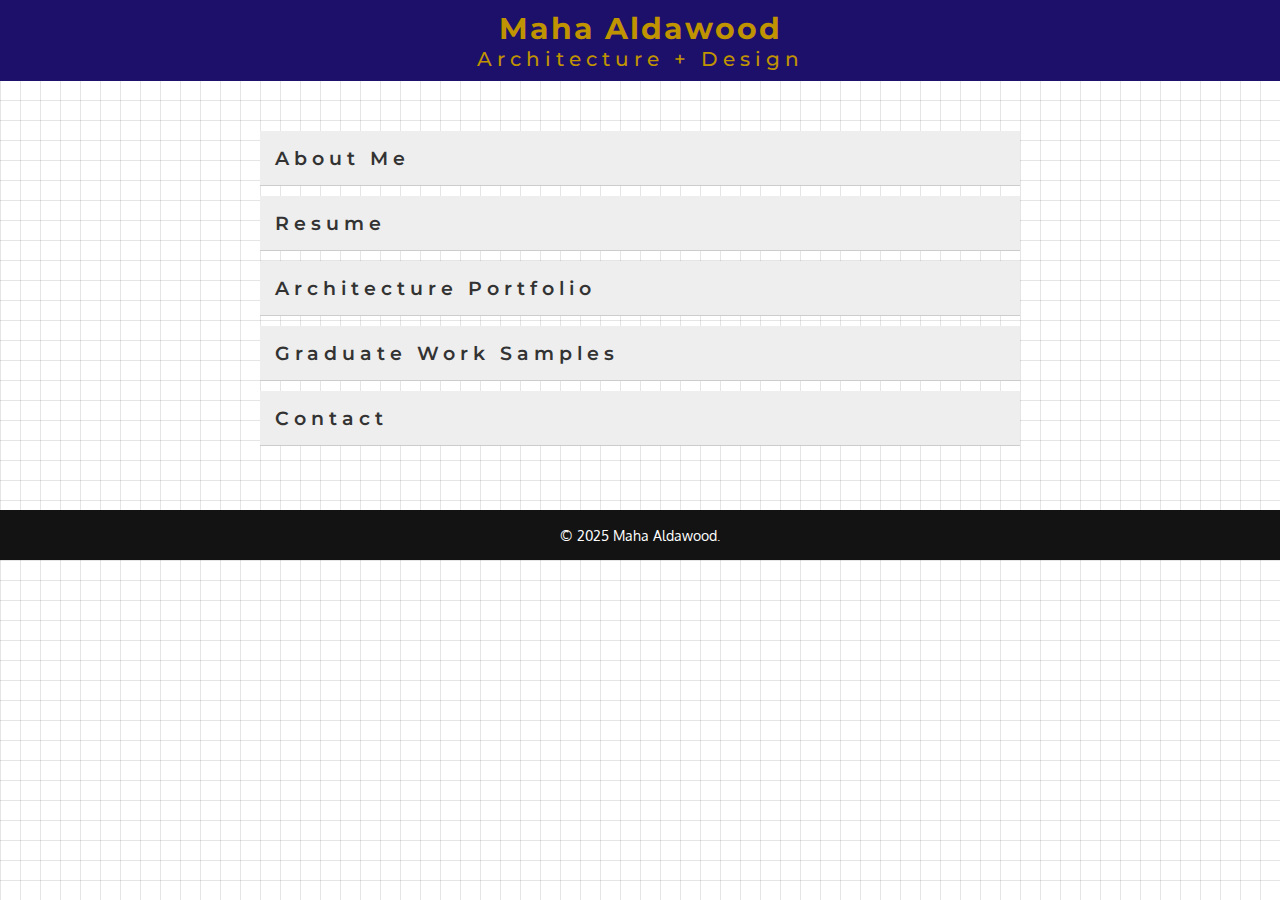
<file: index.html>
<!DOCTYPE html>
<html lang="en">
<head>
  <meta charset="UTF-8" />
  <meta name="viewport" content="width=device-width, initial-scale=1.0"/>
  <title>Maha Aldawood</title>
  <link rel="stylesheet" href="styles.css" />
  
  <link rel="preconnect" href="https://fonts.googleapis.com">
<link rel="preconnect" href="https://fonts.gstatic.com" crossorigin>
<link href="https://fonts.googleapis.com/css2?family=Montserrat:ital,wght@0,100..900;1,100..900&family=Oxygen:wght@300;400;700&family=Roboto:ital,wght@0,100..900;1,100..900&display=swap" rel="stylesheet">


</head>


<body>
  <header>
    <h1>Maha Aldawood</h1>
    <h2>Architecture + Design</h2>
  </header>


  <main>
    <div class="accordion">
      <div class="accordion-item">
        <h2 class="accordion-title" data-target="about">About Me</h2>
        <div class="accordion-content" id="about">
          <p>
            <div class="about-container">
                <img src="files/photo.jpeg" alt="maha" class="about-photo">
                <p class="about-description">
                  New York–based architectural designer and urban planner focused on creating thoughtful, people-centered spaces.
                </p>
              </div>
          </p>
        </div>
      </div>


      
      <div class="accordion-item">
        <h2 class="accordion-title" data-target="resume">Resume</h2>
        <div class="accordion-content" id="resume">
          <div class="about-container">
            <img src="files/resume.jpg" alt="Resume Preview" class="about-photo">
            <div class="about-description">
              <p>Read about my professional experience.</p>
              <p>
                <a href="files/Maha_Aldawood_2025.pdf" target="_blank">View my resume here</a>
              </p>
            </div>
          </div>
        </div>
      </div>
      

      

      <div class="accordion-item">
        <h2 class="accordion-title" data-target="portfolio">Architecture Portfolio</h2>
        <div class="accordion-content" id="portfolio">
        <iframe 
        src="https://online.fliphtml5.com/ashhu/brjo/" 
        width="100%" 
        height="300" 
        frameborder="0" 
        style="border: none;" 
        allowfullscreen="true">
      </iframe>
      

        </div>
      </div>


      


      <div class="accordion-item">
        <h2 class="accordion-title" data-target="work-samples">Graduate Work Samples</h2>
        <div class="accordion-content" id="work-samples">
          <div class="work-samples-grid">
      
            <div class="work-sample-card">
              <a href="https://medium.com/@ma8279/citi-bikes-continued-success-hinges-on-city-support-72cd14928ca1" target="_blank">
                <img src="files/sample1.jpg" alt="Sample 1" class="work-sample-image">
                <h3 class="work-sample-title">Citi Bike Map</h3>
              </a>
            </div>
      
      
            <div class="work-sample-card">
              <a href="https://mahaaldawood9.github.io/final-map/" target="_blank">
                <img src="files/sample2.jpg" alt="Sample 2" class="work-sample-image">
                <h3 class="work-sample-title">NYC Crashes Map</h3>
              </a>
            </div>
      
            
            <div class="work-sample-card">
              <a href="https://medium.com/@ma8279/does-income-influence-the-choice-of-commuting-mode-to-work-5f279c4daaca" target="_blank">
                <img src="files/sample3.jpg" alt="Sample 3" class="work-sample-image">
                <h3 class="work-sample-title">Mode of Transport vs. Income</h3>
              </a>
            </div>
      

            
            <!-- Add more cards as needed -->
      
          </div>
        </div>
      </div>

      
      <div class="accordion-item">
        <h2 class="accordion-title" data-target="contact">Contact</h2>
        <div class="accordion-content" id="contact">
          <p>You can reach me at  
            <a href="mailto:Mahaaaldawood@gmail.com" target="_blank" aria-label="Email">
              MahaAaldawood@gmail.com
            </a>
          </p>
        </div>
      </div>
      

          
          <!-- <div class="social-links">
            <a href="mailto:MahaAaldawood@gmail.com" target="_blank" aria-label="Email">
              <img src="files/email-icon.png" alt="Email Icon" class="social-icon">
            </a>
            <a href="https://www.linkedin.com/in/yourlinkedinusername" target="_blank" aria-label="LinkedIn">
              <img src="files/linkedin-icon.png" alt="LinkedIn Icon" class="social-icon">
            </a> -->
          </div>
        </div>
      </div>
      
      
    </div>
  </main>

  <footer>
    <p>&copy; 2025 Maha Aldawood.</p>
  </footer>

  <script src="scripts.js"></script>
</body>
</html>
</file>
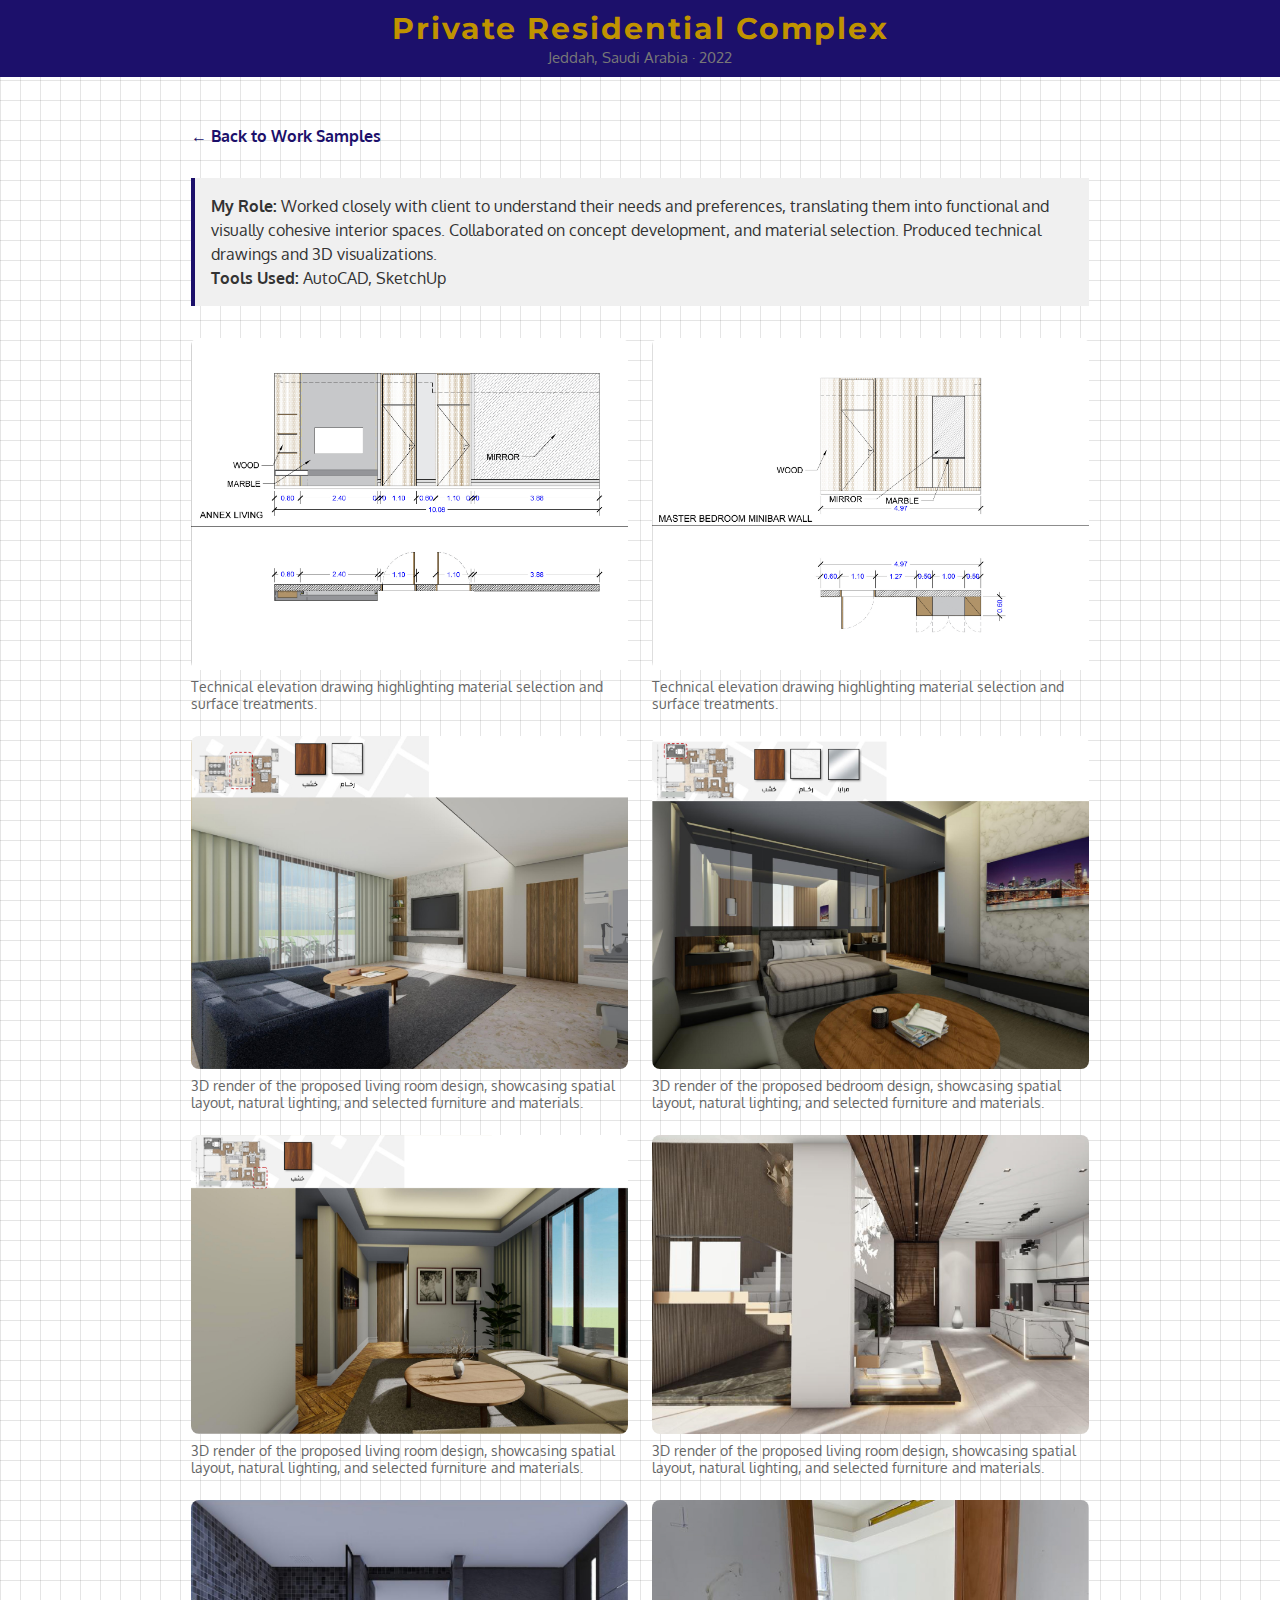
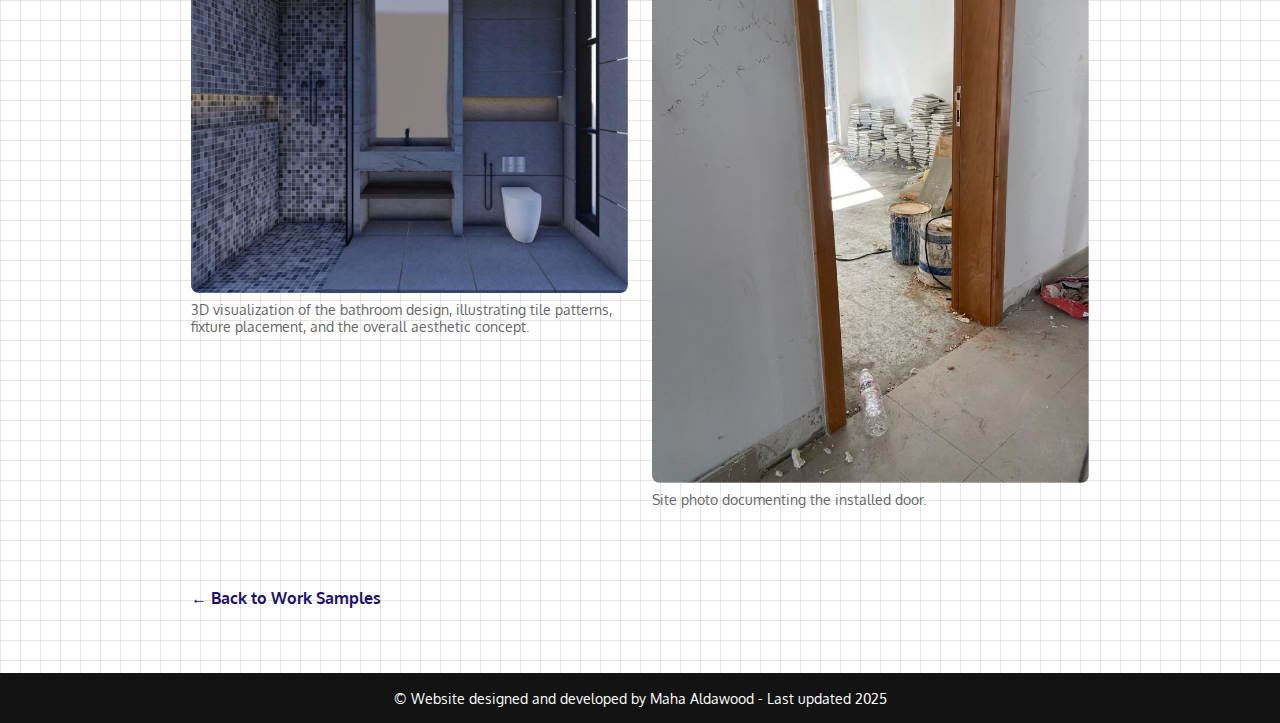
<file: interior.html>
<!DOCTYPE html>
<html lang="en">

<head>
    <meta charset="UTF-8" />
    <meta name="viewport" content="width=device-width, initial-scale=1.0" />
    <title>Interiors</title>
    <link rel="stylesheet" href="styles.css" />

    <link rel="preconnect" href="https://fonts.googleapis.com">
    <link rel="preconnect" href="https://fonts.gstatic.com" crossorigin>
    <link
        href="https://fonts.googleapis.com/css2?family=Montserrat:ital,wght@0,100..900;1,100..900&family=Oxygen:wght@300;400;700&family=Roboto:ital,wght@0,100..900;1,100..900&display=swap"
        rel="stylesheet">

</head>

<body>

    <header>
        <h1>Private Residential Complex</h1>
        <p class="meta">Jeddah, Saudi Arabia · 2022</p>
    </header>

  
    
    <div class="container">
        <a href="index.html#pro-work-sample" class="back-link">&larr; Back to Work Samples</a>
        
        <p class="project-description">
            <!-- This mosque design was focused on sustainable residential and community
            buildings. The design reinterprets traditional Islamic architecture through a contemporary lens. As part of a broader effort to develop
            eco-conscious community spaces, the project integrates passive cooling strategies and low-impact materials.
            Two design proposals were explored: one minimalist and modern, the other rooted in traditional forms and
            ornamentation. -->
        </p>

        <div class="info-box">
            <strong>My Role:</strong> Worked closely with client to understand their needs and preferences, translating them into functional and visually cohesive interior spaces. Collaborated on concept development, and material selection. Produced technical drawings and 3D visualizations. 
            <br />
            <strong>Tools Used:</strong> AutoCAD, SketchUp
        </div>

        <div class="image-grid">



            <figure>
                <img src="images/interior/interior1.jpg" alt="image" />
                <figcaption>Technical elevation drawing highlighting material selection and surface treatments.
                </figcaption>
            </figure>

            
            <figure>
                <img src="images/interior/interior2.jpg" alt="image" />
                <figcaption>Technical elevation drawing highlighting material selection and surface treatments.
                </figcaption>
            </figure>

            <figure>
                <img src="images/interior/interior3.jpg" alt="image" />
                <figcaption>3D render of the proposed living room design, showcasing spatial layout, natural lighting, and selected furniture and materials.
                </figcaption>
            </figure>

            
            <figure>
                <img src="images/interior/interior4.jpg" alt="image" />
                <figcaption>3D render of the proposed  bedroom design, showcasing spatial layout, natural lighting, and selected furniture and materials.
                </figcaption>
            </figure>

            <figure>
                <img src="images/interior/interior5.jpg" alt="image" />
                <figcaption>3D render of the proposed living room design, showcasing spatial layout, natural lighting, and selected furniture and materials.
                </figcaption>
            </figure>

            <figure>
                <img src="images/interior/interior9.jpg" alt="image" />
                <figcaption>3D render of the proposed living room design, showcasing spatial layout, natural lighting, and selected furniture and materials.
                </figcaption>
            </figure>

            <figure>
                <img src="images/interior/interior6.jpg" alt="image" />
                <figcaption>3D visualization of the bathroom design, illustrating tile patterns, fixture placement, and the overall aesthetic concept.
                </figcaption>
            </figure>

            <figure>
                <img src="images/interior/interior8.jpg" alt="image" />
                <figcaption>Site photo documenting the installed door.
                </figcaption>
            </figure>

   

            

         


        </div>

       

        <a href="index.html#pro-work-sample" class="back-link">&larr; Back to Work Samples</a>
    </div>

    <footer>
        <p>&copy; Website designed and developed by Maha Aldawood - Last updated 2025 </p>
    </footer>

</body>

</html>
</file>
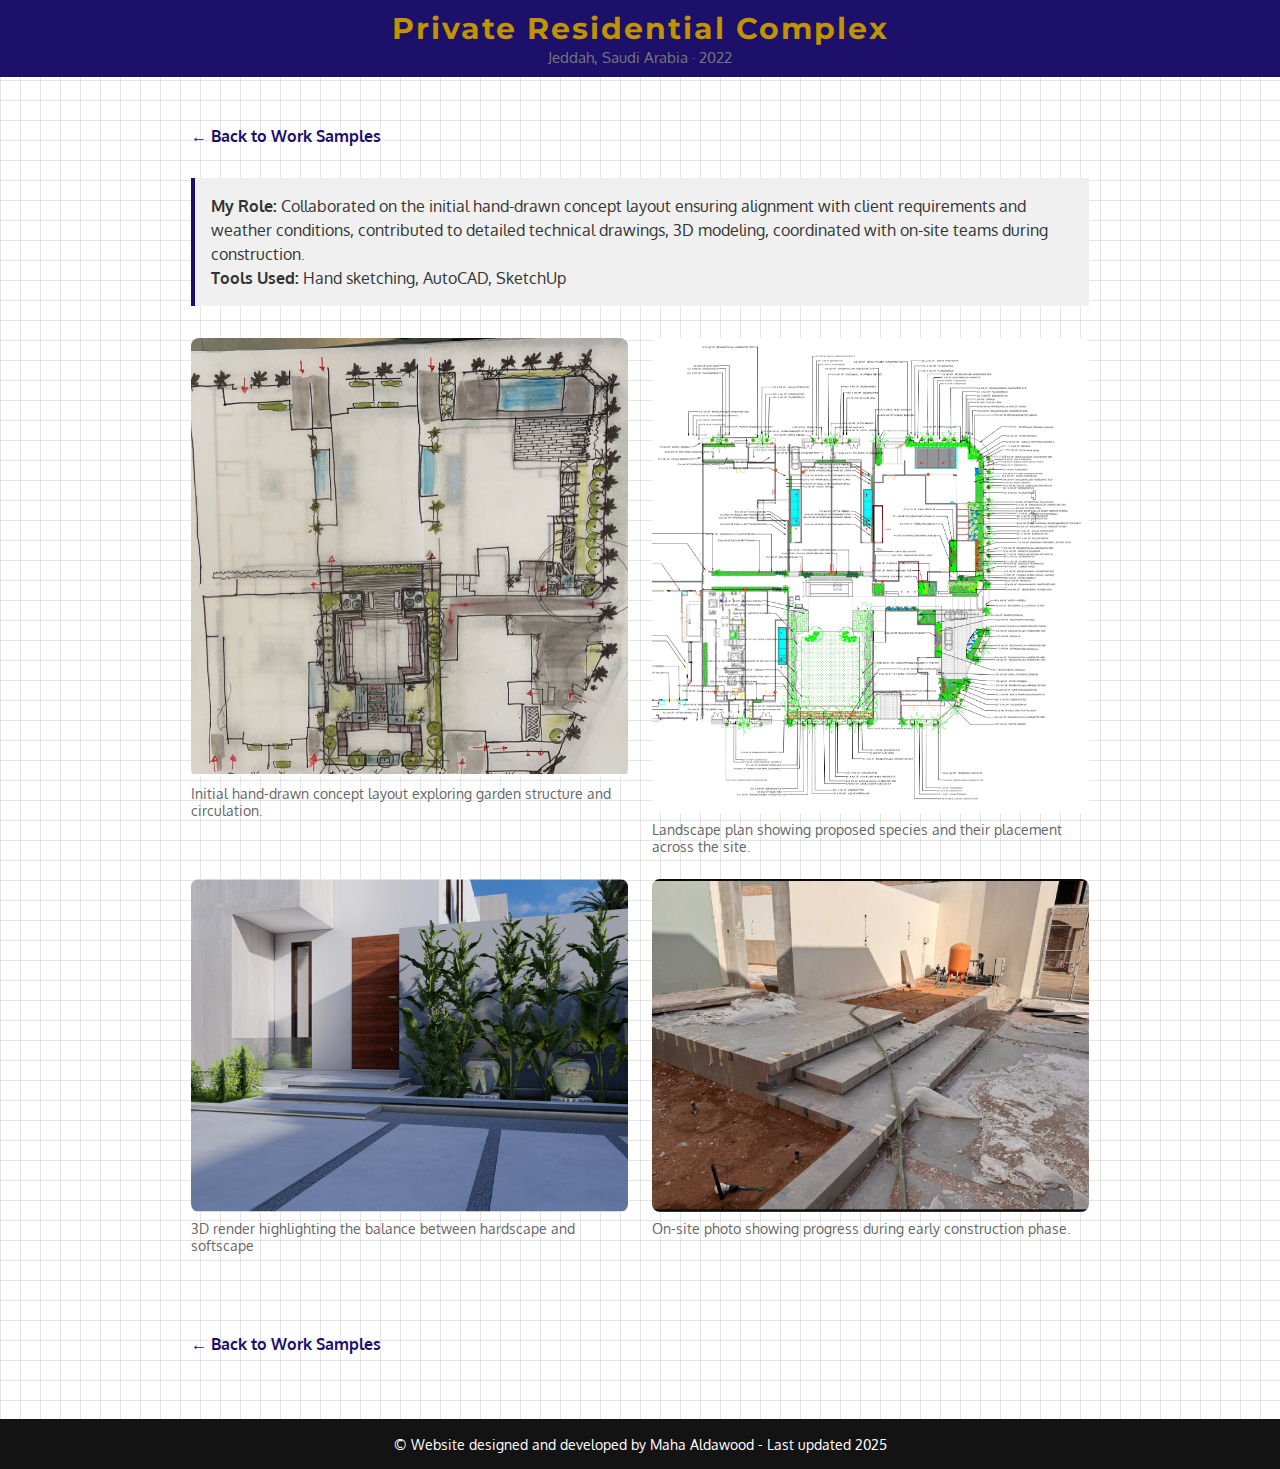
<file: landscapping.html>
<!DOCTYPE html>
<html lang="en">

<head>
    <meta charset="UTF-8" />
    <meta name="viewport" content="width=device-width, initial-scale=1.0" />
    <title>Landscapping</title>
    <link rel="stylesheet" href="styles.css" />

    <link rel="preconnect" href="https://fonts.googleapis.com">
    <link rel="preconnect" href="https://fonts.gstatic.com" crossorigin>
    <link
        href="https://fonts.googleapis.com/css2?family=Montserrat:ital,wght@0,100..900;1,100..900&family=Oxygen:wght@300;400;700&family=Roboto:ital,wght@0,100..900;1,100..900&display=swap"
        rel="stylesheet">
    
 
</head>

<body>

    <header>
        <h1>Private Residential Complex</h1>
        <p class="meta">Jeddah, Saudi Arabia · 2022</p>
    </header>

  
    
    <div class="container">
        <a href="index.html#pro-work-sample" class="back-link">&larr; Back to Work Samples</a>
        
        <p class="project-description">
            <!-- This mosque design was focused on sustainable residential and community
            buildings. The design reinterprets traditional Islamic architecture through a contemporary lens. As part of a broader effort to develop
            eco-conscious community spaces, the project integrates passive cooling strategies and low-impact materials.
            Two design proposals were explored: one minimalist and modern, the other rooted in traditional forms and
            ornamentation. -->
        </p>

        <div class="info-box">
            <strong>My Role:</strong> Collaborated on the initial hand-drawn concept layout ensuring alignment with client requirements and weather conditions, contributed to detailed technical drawings, 3D modeling, coordinated with on-site teams during construction.<br />
            <strong>Tools Used:</strong> Hand sketching, AutoCAD, SketchUp
            
        </div>

        <div class="image-grid">



            <figure>
                <img src="images/urbandesign/sketch.jpg" alt="sketch" />
                <figcaption>Initial hand-drawn concept layout exploring garden structure and circulation.
                </figcaption>
            </figure>

            
            <figure>
                <img src="images/urbandesign/plants.jpg" alt="plants" />
                <figcaption>Landscape plan showing proposed species and their placement across the site.
                </figcaption>
            </figure>

                        
            <figure>
                <img src="images/urbandesign/ent2.jpg" alt="plants" />
                <figcaption>3D render highlighting the balance between hardscape and softscape
                </figcaption>
            </figure>

            <figure>
                <img src="images/urbandesign/ent.jpg" alt="sketch" />
                <figcaption>On-site photo showing progress during early construction phase.
                </figcaption>
            </figure>




        </div>

        <p class="project-description">
            <!-- This project demonstrates my interest in blending tradition with modernity, and designing sacred spaces that
            are both timeless and rooted in context. -->
        </p>

        <a href="index.html#pro-work-sample" class="back-link">&larr; Back to Work Samples</a>
    </div>

    <footer>
        <p>&copy; Website designed and developed by Maha Aldawood - Last updated 2025 </p>
    </footer>

</body>

</html>
</file>
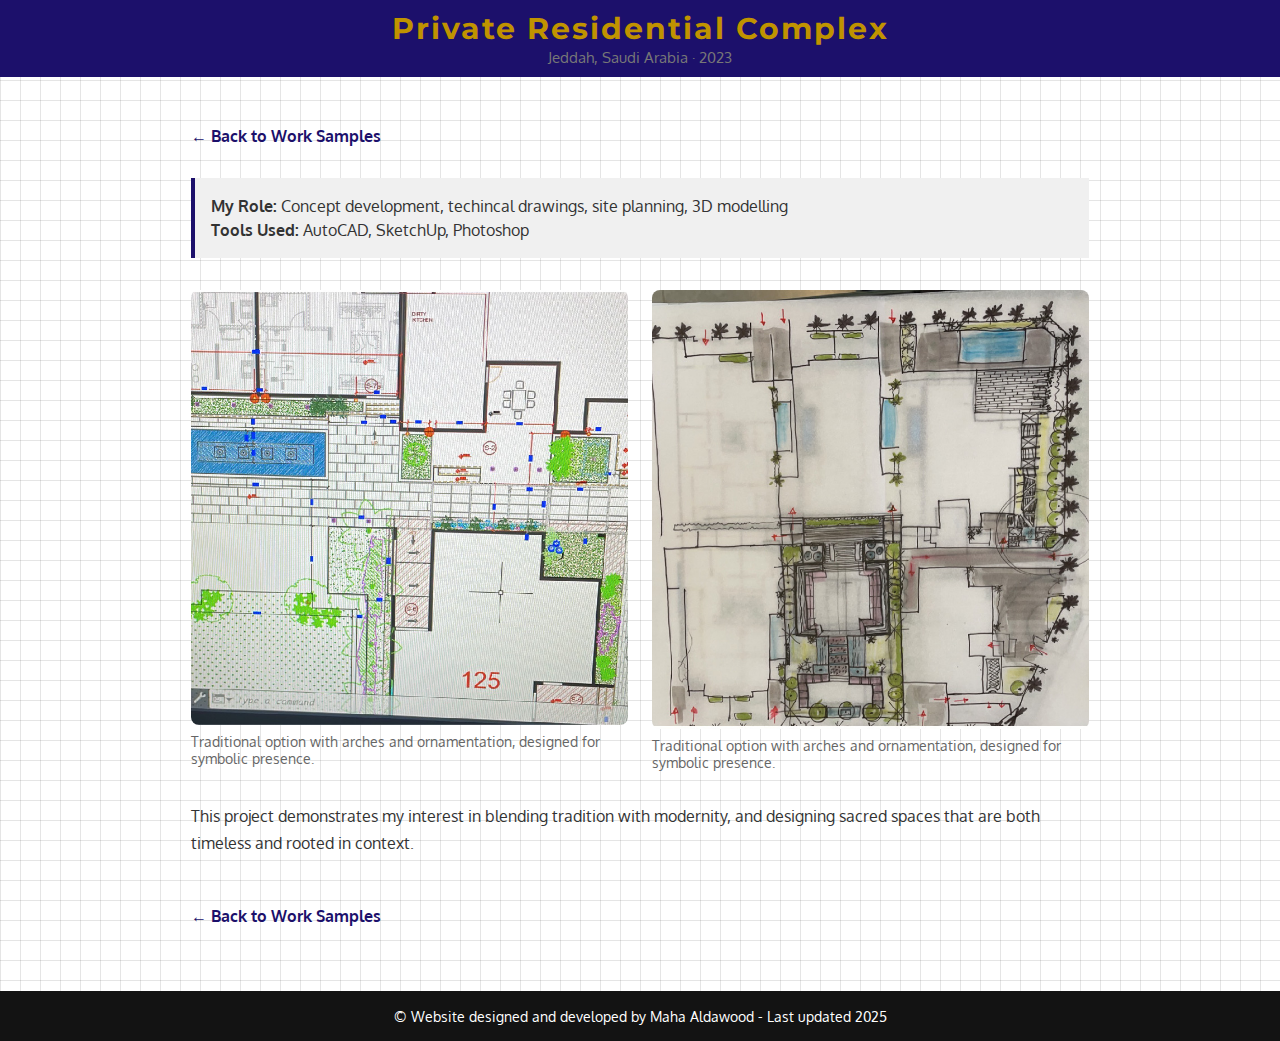
<file: mixeduse.html>
<!DOCTYPE html>
<html lang="en">

<head>
    <meta charset="UTF-8" />
    <meta name="viewport" content="width=device-width, initial-scale=1.0" />
    <title>Urban Design</title>
    <link rel="stylesheet" href="styles.css" />

    <link rel="preconnect" href="https://fonts.googleapis.com">
    <link rel="preconnect" href="https://fonts.gstatic.com" crossorigin>
    <link
        href="https://fonts.googleapis.com/css2?family=Montserrat:ital,wght@0,100..900;1,100..900&family=Oxygen:wght@300;400;700&family=Roboto:ital,wght@0,100..900;1,100..900&display=swap"
        rel="stylesheet">

    
</head>

<body>

    <header>
        <h1>Private Residential Complex</h1>
        <p class="meta">Jeddah, Saudi Arabia · 2023</p>
    </header>

  
    
    <div class="container">
        <a href="index.html#pro-work-sample" class="back-link">&larr; Back to Work Samples</a>
        
        <p class="project-description">
            <!-- This mosque design was focused on sustainable residential and community
            buildings. The design reinterprets traditional Islamic architecture through a contemporary lens. As part of a broader effort to develop
            eco-conscious community spaces, the project integrates passive cooling strategies and low-impact materials.
            Two design proposals were explored: one minimalist and modern, the other rooted in traditional forms and
            ornamentation. -->
        </p>

        <div class="info-box">
            <strong>My Role:</strong> Concept development, techincal drawings, site planning, 3D modelling <br />
            <strong>Tools Used:</strong> AutoCAD, SketchUp, Photoshop
        </div>

        <div class="image-grid">



            <figure>
                <img src="images/urbandesign/digital.jpg" alt="Traditional mosque render" />
                <figcaption>Traditional option with arches and ornamentation, designed for symbolic presence.
                </figcaption>
            </figure>

            
            <figure>
                <img src="images/urbandesign/sketch.jpg" alt="Traditional mosque render" />
                <figcaption>Traditional option with arches and ornamentation, designed for symbolic presence.
                </figcaption>
            </figure>

            

         


        </div>

        <p class="project-description">
            This project demonstrates my interest in blending tradition with modernity, and designing sacred spaces that
            are both timeless and rooted in context.
        </p>

        <a href="index.html#pro-work-sample" class="back-link">&larr; Back to Work Samples</a>
    </div>

    <footer>
        <p>&copy; Website designed and developed by Maha Aldawood - Last updated 2025 </p>
    </footer>

</body>

</html>
</file>
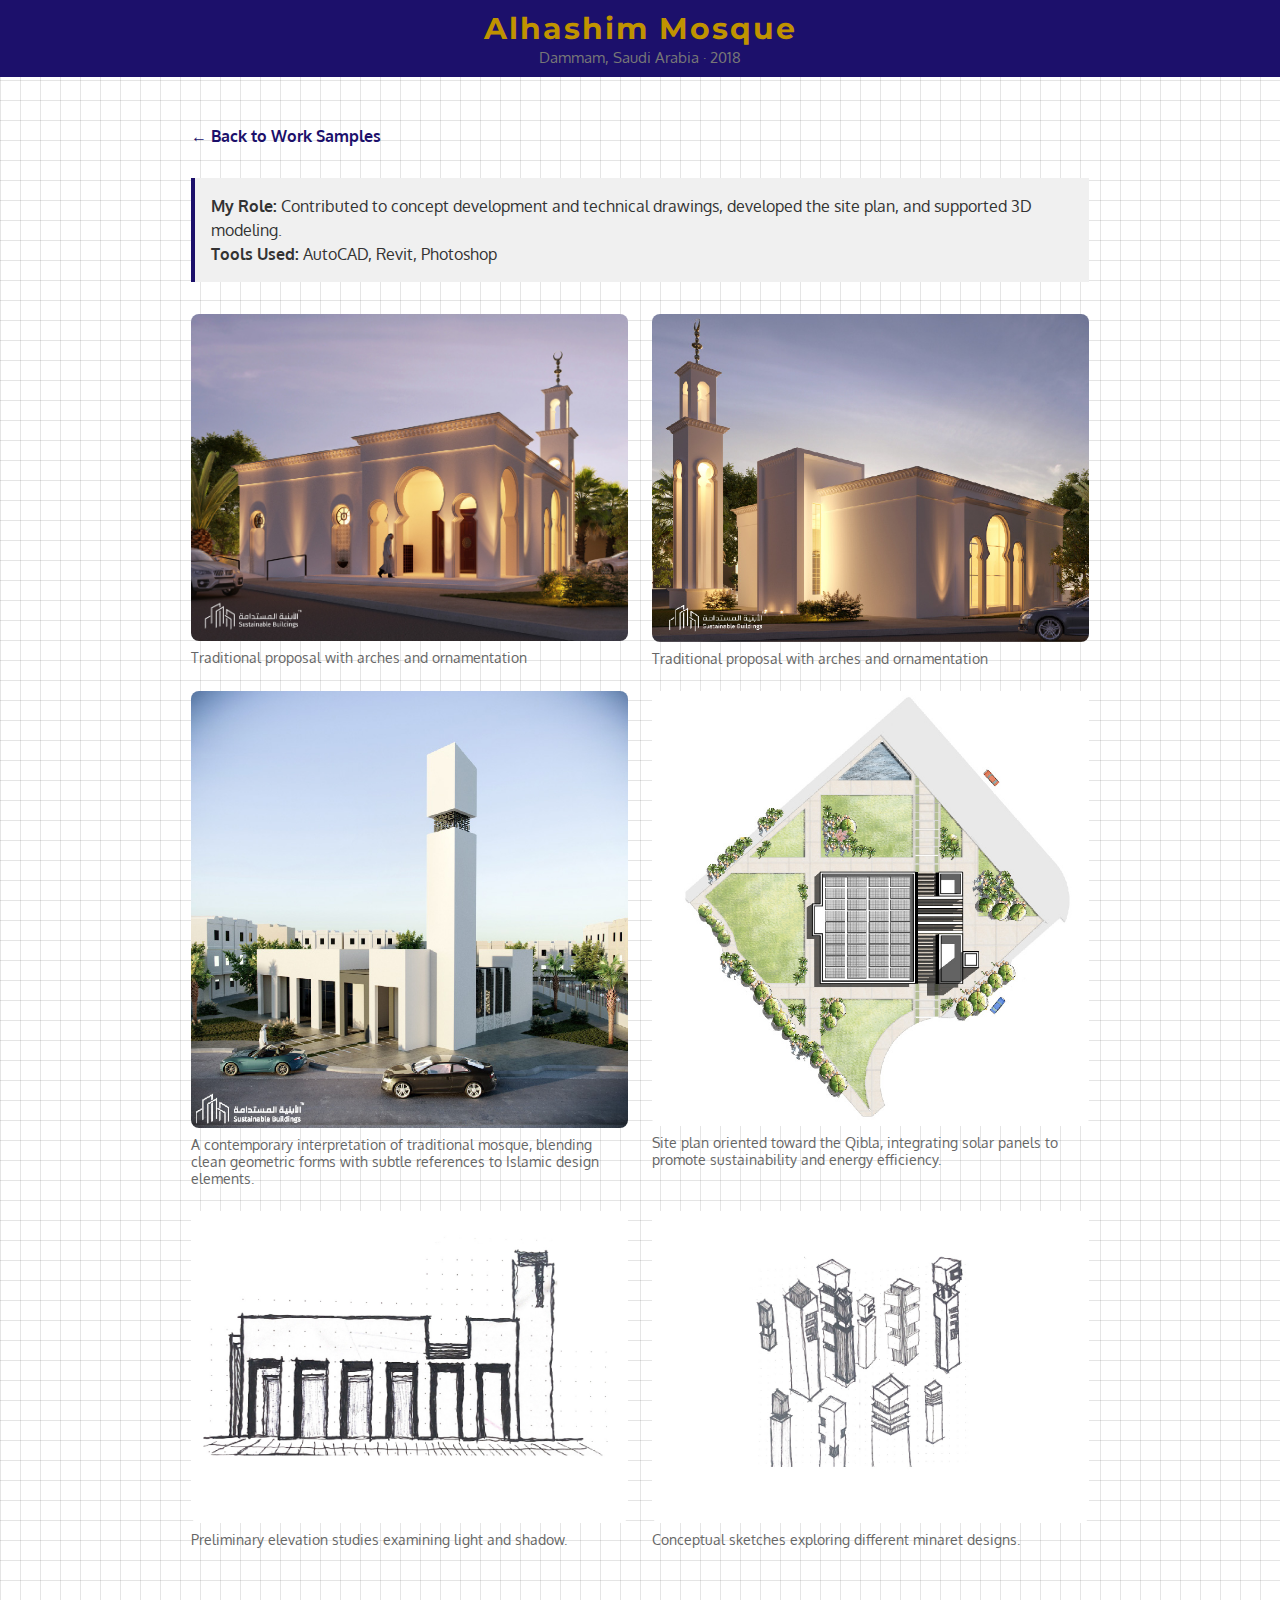
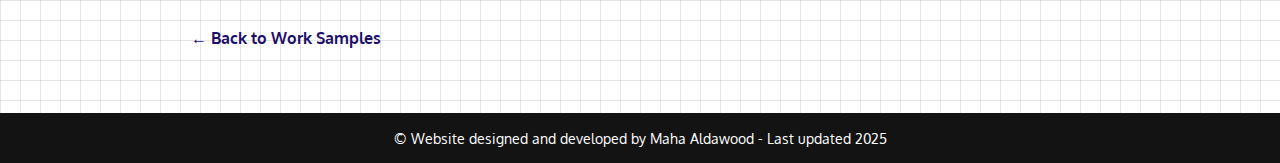
<file: mosque.html>
<!DOCTYPE html>
<html lang="en">

<head>
    <meta charset="UTF-8" />
    <meta name="viewport" content="width=device-width, initial-scale=1.0" />
    <title>Alhashim Mosque</title>
    <link rel="stylesheet" href="styles.css" />

    <link rel="preconnect" href="https://fonts.googleapis.com">
    <link rel="preconnect" href="https://fonts.gstatic.com" crossorigin>
    <link
        href="https://fonts.googleapis.com/css2?family=Montserrat:ital,wght@0,100..900;1,100..900&family=Oxygen:wght@300;400;700&family=Roboto:ital,wght@0,100..900;1,100..900&display=swap"
        rel="stylesheet">
    

        
</head>

<body>

    <header>
        <h1>Alhashim Mosque</h1>
        <p class="meta">Dammam, Saudi Arabia · 2018</p>
    </header>

  
    
    <div class="container">
        <a href="index.html#pro-work-sample" class="back-link">&larr; Back to Work Samples</a>

        <p class="project-description">
            <!-- This mosque design was focused on sustainable residential and community
            buildings. The design reinterprets traditional Islamic architecture through a contemporary lens. As part of a broader effort to develop
            eco-conscious community spaces, the project integrates passive cooling strategies and low-impact materials.
            Two design proposals were explored: one minimalist and modern, the other rooted in traditional forms and
            ornamentation. -->
        </p>

        <div class="info-box">
            <strong>My Role:</strong> Contributed to concept development and technical drawings, developed the site plan, and supported 3D modeling.<br />
            <strong>Tools Used:</strong> AutoCAD, Revit, Photoshop
        </div>

        <div class="image-grid">



            <figure>
                <img src="images/mosque/render-traditional.jpg" alt="Traditional mosque render" />
                <figcaption>Traditional proposal with arches and ornamentation
                </figcaption>
            </figure>

            <figure>
                <img src="images/mosque/render-traditional3.jpg" alt="Traditional mosque render" />
                <figcaption>Traditional proposal with arches and ornamentation
                </figcaption>
            </figure>

            <figure>
                <img src="images/mosque/render-modern.jpg" alt="Modern mosque render" />
                <figcaption>A contemporary interpretation of traditional mosque, blending clean geometric forms with subtle references to Islamic design elements. 
                </figcaption>
            </figure>

            <figure>
                <img src="images/mosque/site-plan.jpg" alt="Site plan" />
                <figcaption>Site plan oriented toward the Qibla, integrating solar panels to promote sustainability and energy efficiency.
                </figcaption>
            </figure>

            <figure>
                <img src="images/mosque/sketches.jpg" alt="Massing and elevation sketches" />
                <figcaption>Preliminary elevation studies examining light and shadow.</figcaption>
            </figure>

            <figure>
                <img src="images/mosque/sketches2.jpg" alt="Massing and elevation sketches" />
                <figcaption>Conceptual sketches exploring different minaret designs.</figcaption>
            </figure>

         


        </div>

     

        <a href="index.html#pro-work-sample" class="back-link">&larr; Back to Work Samples</a>
    </div>

    <footer>
        <p>&copy; Website designed and developed by Maha Aldawood - Last updated 2025 </p>
    </footer>

</body>

</html>
</file>
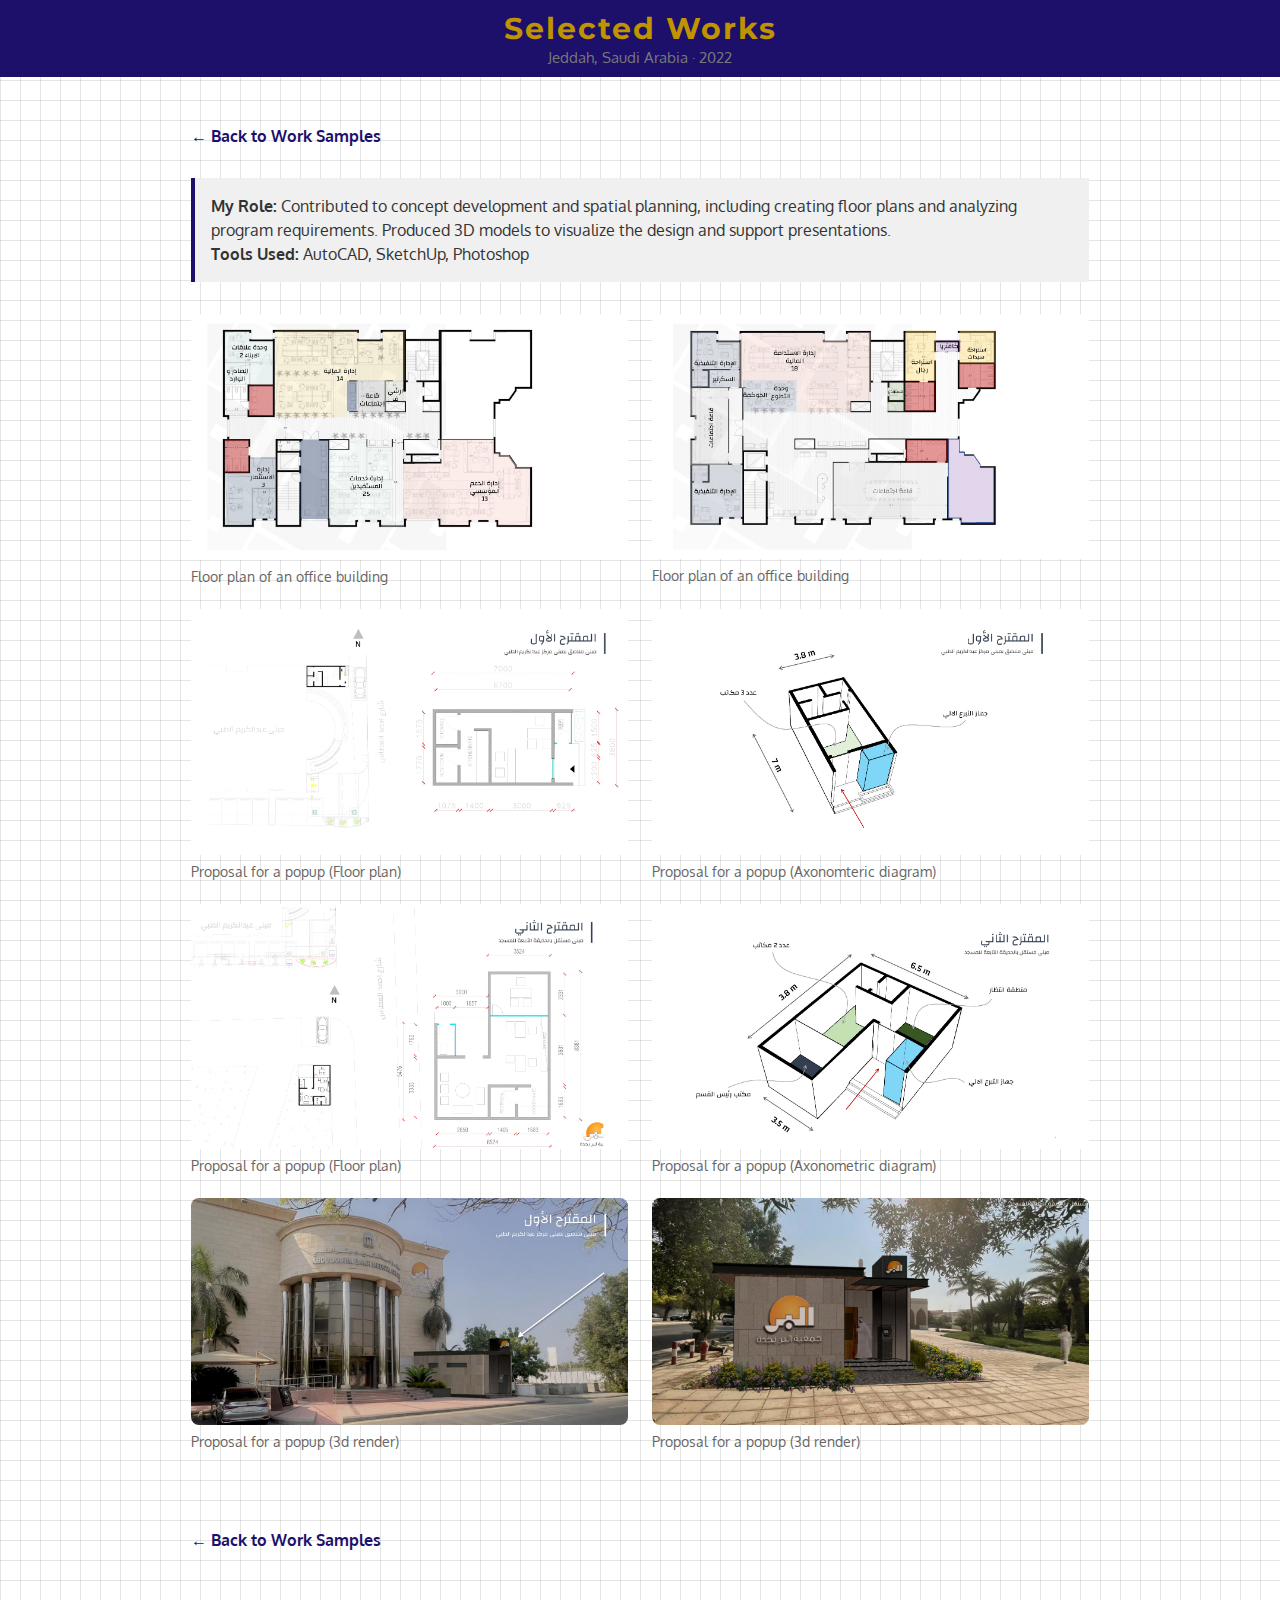
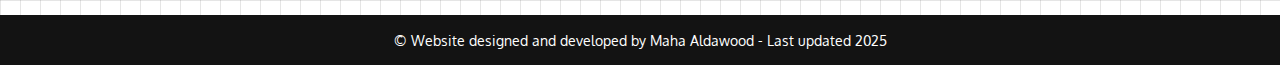
<file: officebuildings.html>
<!DOCTYPE html>
<html lang="en">

<head>
    <meta charset="UTF-8" />
    <meta name="viewport" content="width=device-width, initial-scale=1.0" />
    <title>Office Buildings</title>
    <link rel="stylesheet" href="styles.css" />

    <link rel="preconnect" href="https://fonts.googleapis.com">
    <link rel="preconnect" href="https://fonts.gstatic.com" crossorigin>
    <link
        href="https://fonts.googleapis.com/css2?family=Montserrat:ital,wght@0,100..900;1,100..900&family=Oxygen:wght@300;400;700&family=Roboto:ital,wght@0,100..900;1,100..900&display=swap"
        rel="stylesheet">
    
        
</head>


<style>
    body {
        font-family: 'Oxygen', sans-serif;
        margin: 0;
        padding: 0;
        color: #333;
        background-color: #fff;
    }
    
    
    
    .container {
        max-width: 900px;
        margin: 0 auto;
        padding: 1px 1px;
    }
    
    h1,
    h2 {
        font-family: 'Montserrat', sans-serif;
        margin-bottom: 0px;
    }
    
    header {
        text-align: center;
        padding: 10px 10px;
        background-color: #1c106b;
    }
    
    .meta {
        color: #777;
        font-size: 0.95rem;
    }
    
    .project-description {
        margin-top: 2rem;
        line-height: 1.7;
    }
    
    figure {
        margin: 2rem 0;
    }
    
    img {
        width: 100%;
        border-radius: 8px;
        display: block;
    }
    
    figcaption {
        font-size: 0.85rem;
        color: #666;
        margin-top: 0rem;
    }
    
    .info-box {
        background: #f0f0f0;
        padding: 1rem;
        margin: 1rem 10;
        border-left: 4px solid #1c106b;
        line-height: 1.5;
    }
    
    .back-link {
        display: inline-block;
        margin-top: 3rem;
        color: #1c106b;
        text-decoration: none;
        font-weight: bold;
    }
    footer {
        text-align: center;
        padding: 1rem;
        font-size: 0.9rem;
        background-color: #131313;
        margin-top: 4rem;
    }
    
    
    
    </style>
<body>

    <header>
        <h1>Selected Works</h1>
        <p class="meta">Jeddah, Saudi Arabia · 2022</p>
    </header>

  
    
    <div class="container">
        <a href="index.html#pro-work-sample" class="back-link">&larr; Back to Work Samples</a>
        
        <p class="project-description">
            <!-- This mosque design was focused on sustainable residential and community
            buildings. The design reinterprets traditional Islamic architecture through a contemporary lens. As part of a broader effort to develop
            eco-conscious community spaces, the project integrates passive cooling strategies and low-impact materials.
            Two design proposals were explored: one minimalist and modern, the other rooted in traditional forms and
            ornamentation. -->
        </p>

        <div class="info-box">
            <strong>My Role:</strong> Contributed to concept development and spatial planning, including creating floor plans and analyzing program requirements. Produced 3D models to visualize the design and support presentations.<br />
            <strong>Tools Used:</strong> AutoCAD, SketchUp, Photoshop
        </div>
        

        <div class="image-grid">


            <figure>
                <img src="images/office/office-04.jpg" alt="image" />
                <figcaption>Floor plan of an office building 
                </figcaption>
            </figure>

            
            <figure>
                <img src="images/office/office-05.jpg" alt="image" />
                <figcaption>Floor plan of an office building 
                </figcaption>
            </figure>

            <figure>
                <img src="images/office/office-01.jpg" alt="image" />
                <figcaption>Proposal for a popup (Floor plan)
                </figcaption>
            </figure>

            <figure>
                <img src="images/office/office-02.jpg" alt="image" />
                <figcaption>Proposal for a popup (Axonomteric diagram)
                </figcaption>
            </figure>

            <figure>
                <img src="images/office/office-06.jpg" alt="image" />
                <figcaption>Proposal for a popup (Floor plan)
                </figcaption>
            </figure>

            <figure>
                <img src="images/office/office-03.jpg" alt="image" />
                <figcaption>Proposal for a popup (Axonometric diagram)
                </figcaption>
            </figure>


     
            <figure>
                <img src="images/office/office-07.jpg" alt="image" />
                <figcaption>Proposal for a popup (3d render)
                </figcaption>
            </figure>

            <figure>
                <img src="images/office/office-08.jpg" alt="image" />
                <figcaption>Proposal for a popup (3d render)
                </figcaption>
            </figure>

         



        </div>


        <a href="index.html#pro-work-sample" class="back-link">&larr; Back to Work Samples</a>
    </div>

    <footer>
        <p>&copy; Website designed and developed by Maha Aldawood - Last updated 2025 </p>
    </footer>

</body>

</html>
</file>
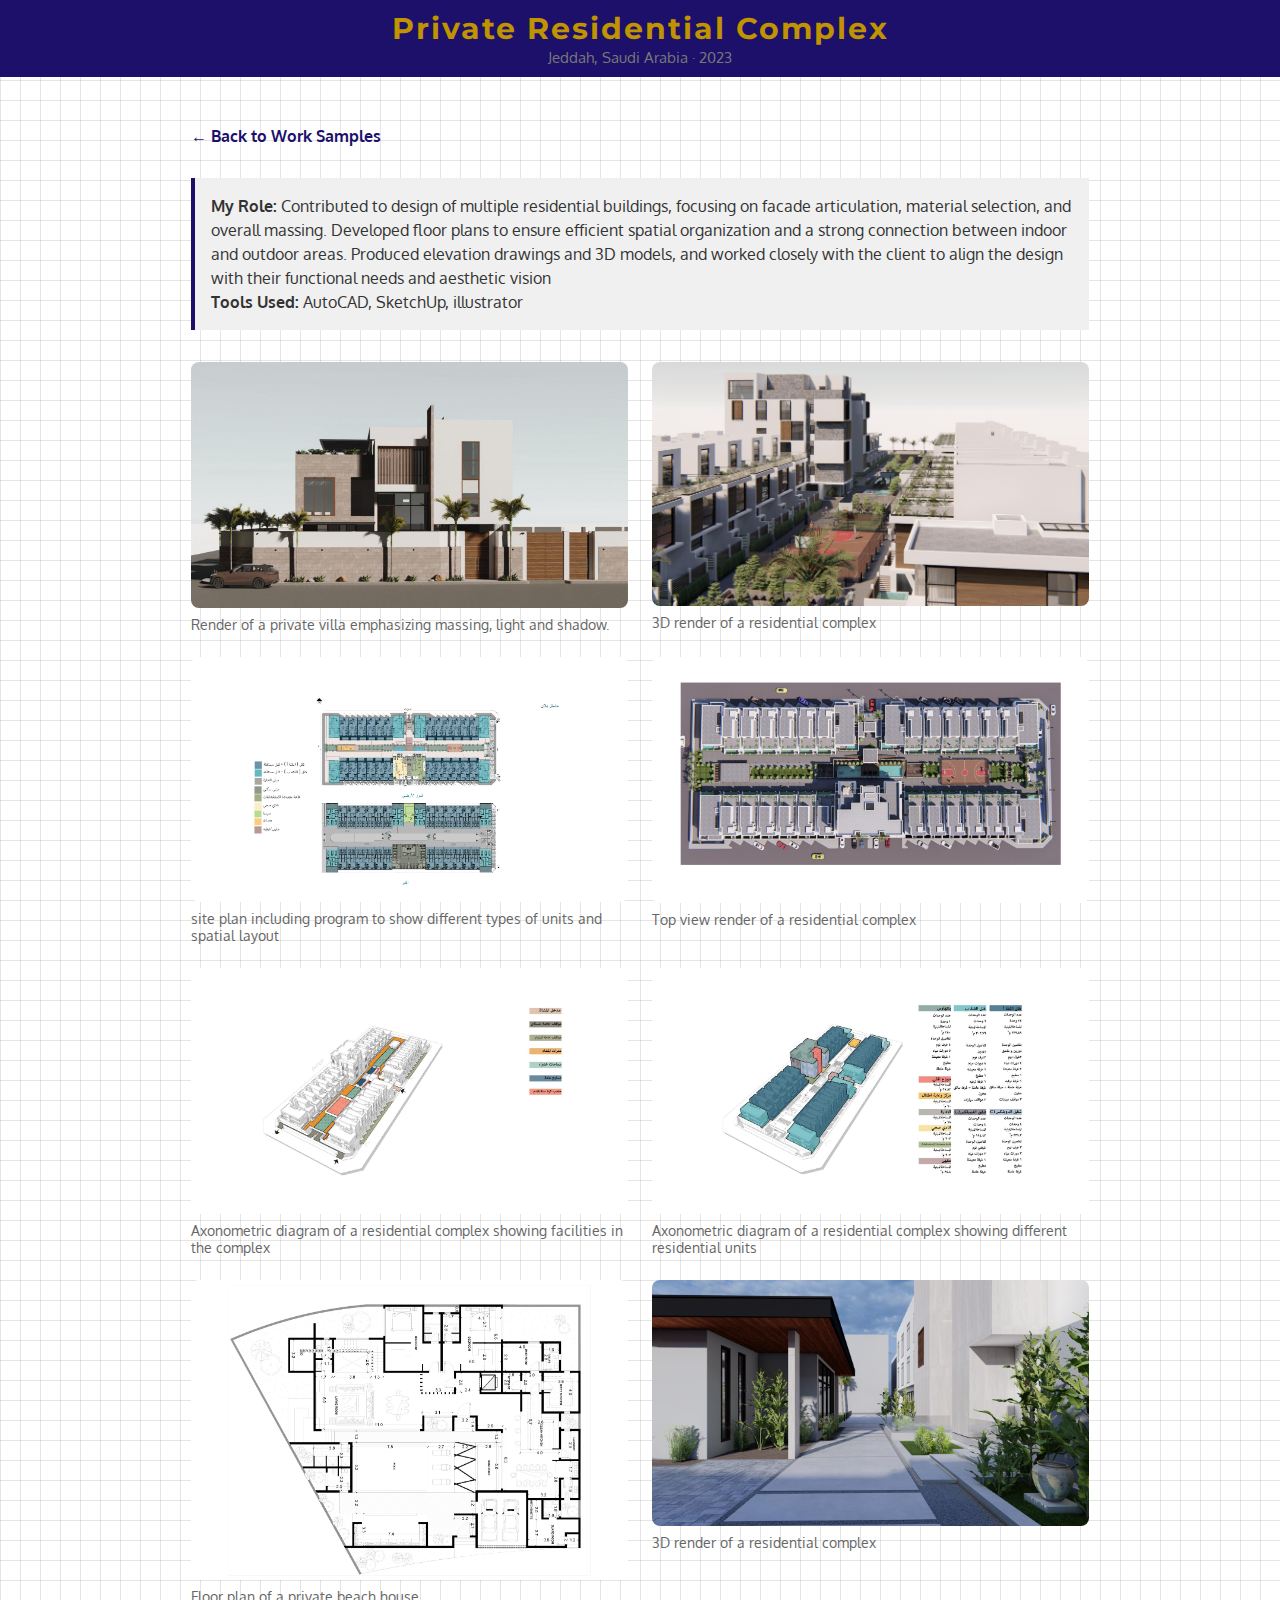
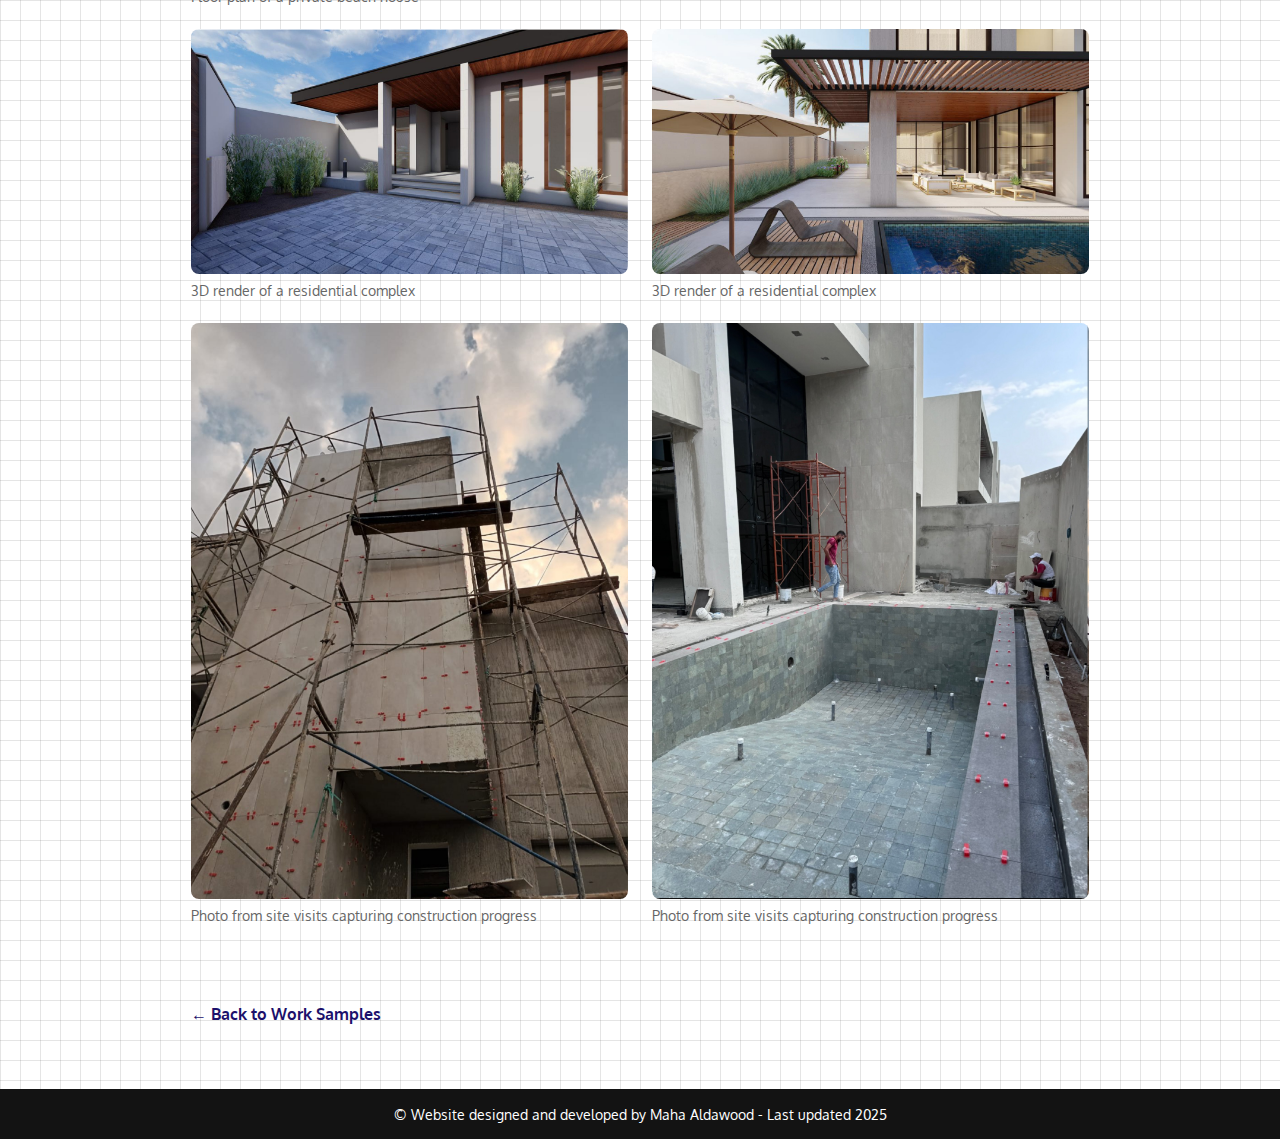
<file: residential.html>
<!DOCTYPE html>
<html lang="en">

<head>
    <meta charset="UTF-8" />
    <meta name="viewport" content="width=device-width, initial-scale=1.0" />
    <title>Residential</title>
    <link rel="stylesheet" href="styles.css" />

    <link rel="preconnect" href="https://fonts.googleapis.com">
    <link rel="preconnect" href="https://fonts.gstatic.com" crossorigin>
    <link
        href="https://fonts.googleapis.com/css2?family=Montserrat:ital,wght@0,100..900;1,100..900&family=Oxygen:wght@300;400;700&family=Roboto:ital,wght@0,100..900;1,100..900&display=swap"
        rel="stylesheet">

</head>

<body>

    <header>
        <h1>Private Residential Complex</h1>
        <p class="meta">Jeddah, Saudi Arabia · 2023</p>
    </header>



    <div class="container">
        <a href="index.html#pro-work-sample" class="back-link">&larr; Back to Work Samples</a>

        <p class="project-description">
            <!-- This mosque design was focused on sustainable residential and community
            buildings. The design reinterprets traditional Islamic architecture through a contemporary lens. As part of a broader effort to develop
            eco-conscious community spaces, the project integrates passive cooling strategies and low-impact materials.
            Two design proposals were explored: one minimalist and modern, the other rooted in traditional forms and
            ornamentation. -->
        </p>

        <div class="info-box">
            <strong>My Role:</strong> Contributed to design of multiple residential buildings, focusing on facade
            articulation, material selection, and overall massing. Developed floor plans to ensure efficient spatial
            organization and a strong connection between indoor and outdoor areas. Produced elevation drawings and 3D
            models, and worked closely with the client to align the design with their functional needs and aesthetic
            vision <br />
            <strong>Tools Used:</strong> AutoCAD, SketchUp, illustrator 
        </div>

        <div class="image-grid">

 

            <figure>
                <img src="images/residential/resi-01.jpg" alt="image" />
                <figcaption>Render of a private villa emphasizing massing, light and shadow.  
                </figcaption>
            </figure>



            <figure>
                <img src="images/residential/resi-02.jpg" alt="image" />
                <figcaption>3D render of a residential complex
                </figcaption>
            </figure>


            <figure>
                <img src="images/residential/resi-03.jpg" alt="image" />
                <figcaption>site plan including program to show different types of units and spatial layout
                </figcaption>
            </figure>



            <figure>
                <img src="images/residential/resi-04.jpg" alt="image" />
                <figcaption>Top view render of a residential complex
                </figcaption>
            </figure>

            <figure>
                <img src="images/residential/resi-05.jpg" alt="image" />
                <figcaption>Axonometric diagram of a residential complex showing facilities in the complex
                </figcaption>
            </figure>



            <figure>
                <img src="images/residential/resi-06.jpg" alt="image" />
                <figcaption>Axonometric diagram of a residential complex showing different residential units
                </figcaption>
            </figure>


            <figure>
                <img src="images/residential/resi-07.jpg" alt="image" />
                <figcaption>Floor plan of a private beach house
                </figcaption>
            </figure>



      <figure>
                <img src="images/residential/resi-08.jpg" alt="image" />
                <figcaption>3D render of a residential complex 
                </figcaption>
            </figure>


            <figure>
                <img src="images/residential/resi-09.jpg" alt="image" />
                <figcaption>3D render of a residential complex 
                </figcaption>
            </figure>



      <figure>
                <img src="images/residential/resi-10.jpg" alt="image" />
                <figcaption>3D render of a residential complex 
                </figcaption>
            </figure>

            <figure>
                <img src="images/residential/resi-11.jpg" alt="image" />
                <figcaption>Photo from site visits capturing construction progress
            </figure>



      <figure>
                <img src="images/residential/resi-12.jpg" alt="image" />
                <figcaption>Photo from site visits capturing construction progress
                </figcaption>
            </figure>





        </div>

   

        <a href="index.html#pro-work-sample" class="back-link">&larr; Back to Work Samples</a>
    </div>

    <footer>
        <p>&copy; Website designed and developed by Maha Aldawood - Last updated 2025 </p>
    </footer>

</body>

</html>
</file>
<file: styles.css>
* {
    box-sizing: border-box;
    margin: 0;
    padding: 0;
  }
  
  header {
    font: times;
    background: #1c106b;
    color: rgb(192, 147, 0);
    padding: 20px;
    text-align: center;
  }

    /* my name in title */
    h1 {
        font-family: "Roboto", sans-serif;
        font-weight: 700;
        font-size: 30px;
        letter-spacing: 2px;
      }
    
    
    /* architecture plus design */
    h2 {
        font-family: "Montserrat", sans-serif;
        font-weight: 500;
        font-size: 20px;
        letter-spacing: 5px;
      }
    

  body {
    font: oxygen-light;
    color: #1c106b;
    background-color: white;
    background-image: 
      linear-gradient(to right, rgba(0, 0, 0, 0.10) 1px, transparent 1px),
      linear-gradient(to bottom, rgba(0, 0, 0, 0.10) 1px, transparent 1px);
    background-size: 20px 20px;
  }



  /* bullet points */
  .accordion-title {
    font-family: "Montserrat", sans-serif;
    font-weight: 600;
  }

  
  .accordion-content {
    font-family: "Oxygen", sans-serif;
    font-weight: 400;
  }
  


  
  main {
    max-width: 800px;
    margin: 50px auto;
    padding: 0 20px;
  }
  
  .accordion-item {
    border-bottom: 1px solid #ccc;
    margin-bottom: 10px;
  }
  
  .accordion-title {
    padding: 15px;
    background-color: #eee;
    cursor: pointer;
    font-size: 1.2rem;
    transition: background 0.3s;
  }
  
  .accordion-title:hover {
    background-color: #ddd;
  }
  

  .accordion-content {
    display: none;
    transition: all 0.3s ease;
    background-color: #eeeeee;

  }
  
  .accordion-content.active {
    display: block;
  }
  
  
  .btn {
    display: inline-block;
    margin-top: 10px;
    padding: 8px 16px;
    background: #222;
    color: white;
    text-decoration: none;
    border-radius: 5px;
  }
  
  .btn:hover {
    background: #444;
  }
  
  footer {
    background-color: #222;
    color: white;
    text-align: center;
    padding: 20px;
    margin-top: 100px;
  }
  
  @keyframes fadeIn {
    from { opacity: 0; }
    to { opacity: 1; }
  }
  



  


  .about-container {
    display: flex;
    flex-direction: row;
    align-items: center;
    justify-content: flex-start; /* aligns everything to the left */
    gap: 20px;
    padding: 20px 40px; /* ← same left/right padding for both sections */
    flex-wrap: wrap;
  }
  
  
  .about-photo {
    width: 200px;
    height: 200px;
    object-fit: cover;
    border-radius: 1%;
    border: 1px solid #1c106b;
  }
  
  .about-description {
    font-family: "Montserrat", sans-serif;
    font-size: 1rem;
    line-height: 1.5;
    max-width: 400px;
    flex-wrap: wrap;
    flex: 50;
  }
  

 

  .work-samples-grid {
    display: flex;
    justify-content: center;     
    gap: 20px;                
    flex-wrap: wrap;           
    padding: 20px 0;
  }
  
  
  .work-sample-card {
    width: 200px;
    border: 1px solid #1c106b;
    border-radius: 4px;
    overflow: hidden;
    text-align: center;
    background-color: #1c106b;
    box-shadow: 2px 2px 6px rgba(0,0,0,0.1);
    transition: transform 0.2s ease;
  }
  
  .work-sample-card:hover {
    transform: translateY(-5px);
  }
  
  .work-sample-image {
    width: 100%;
    height: 120px;
    object-fit: cover;
    display: block;
  }
  
  .work-sample-title {
    font-family: "Montserrat", sans-serif;
    font-size: 10px;
    padding: 1px;
    color: #ffffff;
  }
  
  .work-sample-iframe {
    width: 100%;
    height: 160px;
    border: none;
    pointer-events: none; /* makes iframe non-clickable */
  }
  

  .social-links {
    display: flex;
    justify-content: center;
    gap: 25px;
    margin-top: 20px;
  }
  
  .social-icon {
    width: 80px;
    height: 80px;
    transition: transform 0.3s ease;
  }
  
  .social-icon:hover {
    transform: scale(1.2);
  }
  
  #contact {
    text-align: center;
    padding: 20px;
  }
  

  .image-grid {
  display: flex;
  flex-wrap: wrap;
  gap: 1.5rem;
  margin: 2rem 0;
}

.image-grid figure {
  flex: 1 1 calc(50% - 1.5rem); /* two columns */
  margin: 0;
}

.image-grid img {
  width: 100%;
  height: auto;
  border-radius: 8px;
}

.image-grid figcaption {
  font-size: 0.85rem;
  color: #666;
  margin-top: 0.5rem;
}


/* other tabs */


body {
    font-family: 'Oxygen', sans-serif;
    margin: 0;
    padding: 0;
    color: #333;
    background-color: #fff;
}



.container {
    max-width: 900px;
    margin: 0 auto;
    padding: 1px 1px;
}

h1,
h2 {
    font-family: 'Montserrat', sans-serif;
    margin-bottom: 0px;
}

header {
    text-align: center;
    padding: 10px 10px;
    background-color: #1c106b;
}

.meta {
    color: #777;
    font-size: 0.95rem;
}

.project-description {
    margin-top: 2rem;
    line-height: 1.7;
}

figure {
    margin: 2rem 0;
}

img {
    width: 100%;
    border-radius: 8px;
    display: block;
}

figcaption {
    font-size: 0.85rem;
    color: #666;
    margin-top: 0rem;
}

.info-box {
    background: #f0f0f0;
    padding: 1rem;
    margin: 1rem 10;
    border-left: 4px solid #1c106b;
    line-height: 1.5;
}

.back-link {
    display: inline-block;
    margin-top: 3rem;
    color: #1c106b;
    text-decoration: none;
    font-weight: bold;
}
footer {
    text-align: center;
    padding: 1rem;
    font-size: 0.9rem;
    background-color: #131313;
    margin-top: 4rem;
}
</file>
